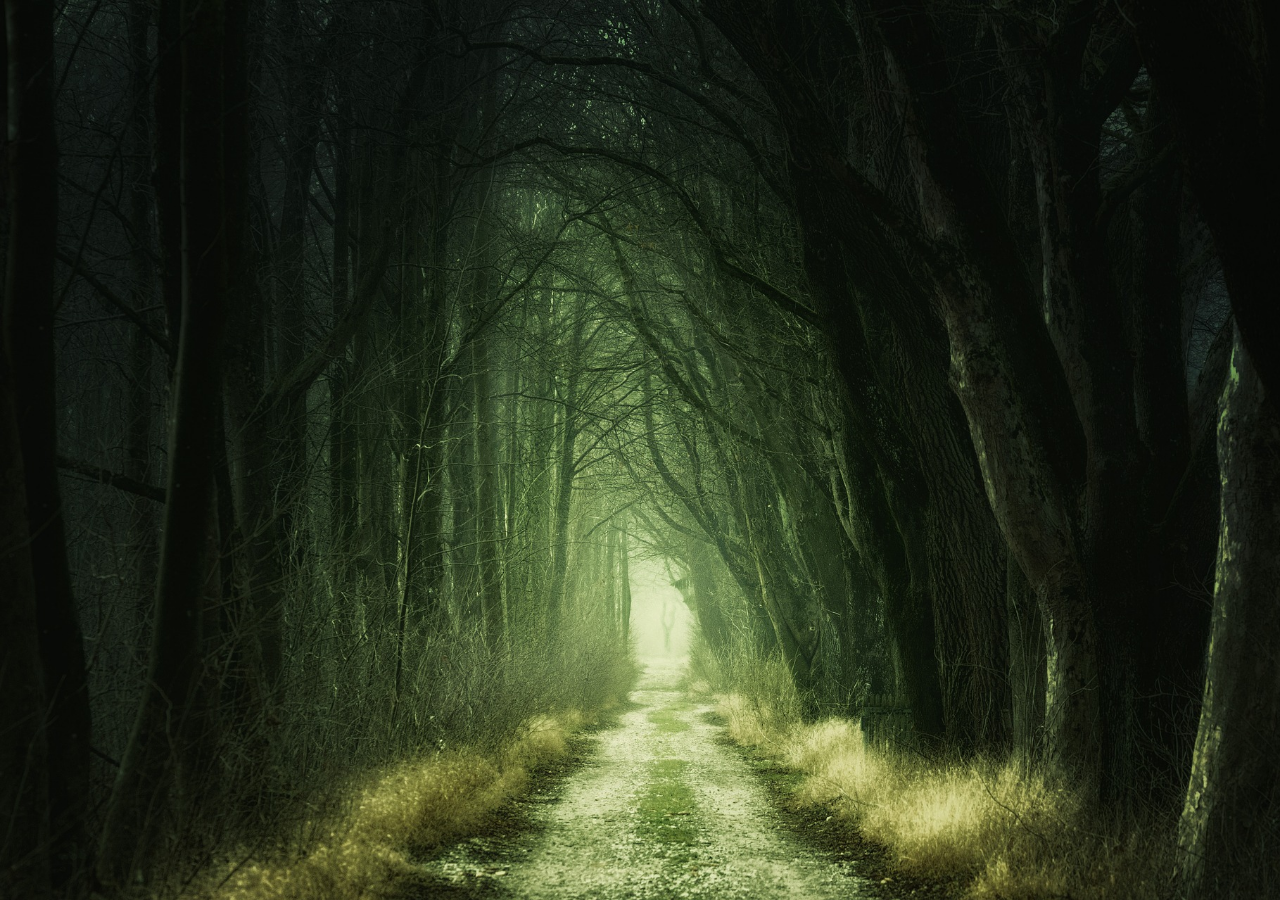
<file: index.html>
<html lang="en">
<head>
  <meta charset="utf-8">
  <title>ToDoApp</title>
  <base href="https://jenni01s.github.io/TodoApp/">
  <meta charset="utf-8">
  <meta name="viewport" content="width=device-width, initial-scale=1, shrink-to-fit=no">
  <link rel="stylesheet" href="styles.css">
  <!-- Font Awesome -->
  <link rel="stylesheet" type="text/css" href="https://maxcdn.bootstrapcdn.com/font-awesome/4.7.0/css/font-awesome.min.css" />
  <link href="https://fonts.googleapis.com/css?family=Roboto:300,400,500&display=swap" rel="stylesheet">
  <link href="https://fonts.googleapis.com/icon?family=Material+Icons" rel="stylesheet">
<link rel="stylesheet" href="styles.25d799d597e079b4e94b.css"></head>
<body>
  <app-root></app-root>
<script src="polyfills-es5.f8b5a32bf736d11d106f.js" nomodule defer></script><script src="polyfills-es2015.d3e61f0dd2b58e518eca.js" type="module"></script><script src="runtime-es2015.b948044840398824f16e.js" type="module"></script><script src="main-es2015.3902767ad970863c67ad.js" type="module"></script><script src="runtime-es5.b948044840398824f16e.js" nomodule defer></script><script src="main-es5.3902767ad970863c67ad.js" nomodule defer></script></body>
</html>
</file>
<file: styles.25d799d597e079b4e94b.css>
.mat-badge-content{font-weight:600;font-size:12px;font-family:Roboto,"Helvetica Neue",sans-serif}.mat-badge-small .mat-badge-content{font-size:9px}.mat-badge-large .mat-badge-content{font-size:24px}.mat-h1,.mat-headline,.mat-typography h1{font:400 24px/32px Roboto,"Helvetica Neue",sans-serif;margin:0 0 16px}.mat-h2,.mat-title,.mat-typography h2{font:500 20px/32px Roboto,"Helvetica Neue",sans-serif;margin:0 0 16px}.mat-h3,.mat-subheading-2,.mat-typography h3{font:400 16px/28px Roboto,"Helvetica Neue",sans-serif;margin:0 0 16px}.mat-h4,.mat-subheading-1,.mat-typography h4{font:400 15px/24px Roboto,"Helvetica Neue",sans-serif;margin:0 0 16px}.mat-h5,.mat-typography h5{font:400 calc(14px * .83)/20px Roboto,"Helvetica Neue",sans-serif;margin:0 0 12px}.mat-h6,.mat-typography h6{font:400 calc(14px * .67)/20px Roboto,"Helvetica Neue",sans-serif;margin:0 0 12px}.mat-body-2,.mat-body-strong{font:500 14px/24px Roboto,"Helvetica Neue",sans-serif}.mat-body,.mat-body-1,.mat-typography{font:400 14px/20px Roboto,"Helvetica Neue",sans-serif}.mat-body p,.mat-body-1 p,.mat-typography p{margin:0 0 12px}.mat-caption,.mat-small{font:400 12px/20px Roboto,"Helvetica Neue",sans-serif}.mat-display-4,.mat-typography .mat-display-4{font:300 112px/112px Roboto,"Helvetica Neue",sans-serif;letter-spacing:-.05em;margin:0 0 56px}.mat-display-3,.mat-typography .mat-display-3{font:400 56px/56px Roboto,"Helvetica Neue",sans-serif;letter-spacing:-.02em;margin:0 0 64px}.mat-display-2,.mat-typography .mat-display-2{font:400 45px/48px Roboto,"Helvetica Neue",sans-serif;letter-spacing:-.005em;margin:0 0 64px}.mat-display-1,.mat-typography .mat-display-1{font:400 34px/40px Roboto,"Helvetica Neue",sans-serif;margin:0 0 64px}.mat-bottom-sheet-container{font:400 14px/20px Roboto,"Helvetica Neue",sans-serif}.mat-button,.mat-fab,.mat-flat-button,.mat-icon-button,.mat-mini-fab,.mat-raised-button,.mat-stroked-button{font-family:Roboto,"Helvetica Neue",sans-serif;font-size:14px;font-weight:500}.mat-button-toggle,.mat-card{font-family:Roboto,"Helvetica Neue",sans-serif}.mat-card-title{font-size:24px;font-weight:500}.mat-card-header .mat-card-title{font-size:20px}.mat-card-content,.mat-card-subtitle{font-size:14px}.mat-checkbox{font-family:Roboto,"Helvetica Neue",sans-serif}.mat-checkbox-layout .mat-checkbox-label{line-height:24px}.mat-chip{font-size:14px;font-weight:500}.mat-chip .mat-chip-remove.mat-icon,.mat-chip .mat-chip-trailing-icon.mat-icon{font-size:18px}.mat-table{font-family:Roboto,"Helvetica Neue",sans-serif}.mat-header-cell{font-size:12px;font-weight:500}.mat-cell,.mat-footer-cell{font-size:14px}.mat-calendar{font-family:Roboto,"Helvetica Neue",sans-serif}.mat-calendar-body{font-size:13px}.mat-calendar-body-label,.mat-calendar-period-button{font-size:14px;font-weight:500}.mat-calendar-table-header th{font-size:11px;font-weight:400}.mat-dialog-title{font:500 20px/32px Roboto,"Helvetica Neue",sans-serif}.mat-expansion-panel-header{font-family:Roboto,"Helvetica Neue",sans-serif;font-size:15px;font-weight:400}.mat-expansion-panel-content{font:400 14px/20px Roboto,"Helvetica Neue",sans-serif}.mat-form-field{font-size:inherit;font-weight:400;line-height:1.125;font-family:Roboto,"Helvetica Neue",sans-serif}.mat-form-field-wrapper{padding-bottom:1.34375em}.mat-form-field-prefix .mat-icon,.mat-form-field-suffix .mat-icon{font-size:150%;line-height:1.125}.mat-form-field-prefix .mat-icon-button,.mat-form-field-suffix .mat-icon-button{height:1.5em;width:1.5em}.mat-form-field-prefix .mat-icon-button .mat-icon,.mat-form-field-suffix .mat-icon-button .mat-icon{height:1.125em;line-height:1.125}.mat-form-field-infix{padding:.5em 0;border-top:.84375em solid transparent}.mat-form-field-can-float .mat-input-server:focus+.mat-form-field-label-wrapper .mat-form-field-label,.mat-form-field-can-float.mat-form-field-should-float .mat-form-field-label{transform:translateY(-1.34375em) scale(.75);width:133.3333333333%}.mat-form-field-can-float .mat-input-server[label]:not(:label-shown)+.mat-form-field-label-wrapper .mat-form-field-label{transform:translateY(-1.34374em) scale(.75);width:133.3333433333%}.mat-form-field-label-wrapper{top:-.84375em;padding-top:.84375em}.mat-form-field-label{top:1.34375em}.mat-form-field-underline{bottom:1.34375em}.mat-form-field-subscript-wrapper{font-size:75%;margin-top:.6666666667em;top:calc(100% - 1.7916666667em)}.mat-form-field-appearance-legacy .mat-form-field-wrapper{padding-bottom:1.25em}.mat-form-field-appearance-legacy .mat-form-field-infix{padding:.4375em 0}.mat-form-field-appearance-legacy.mat-form-field-can-float .mat-input-server:focus+.mat-form-field-label-wrapper .mat-form-field-label,.mat-form-field-appearance-legacy.mat-form-field-can-float.mat-form-field-should-float .mat-form-field-label{transform:translateY(-1.28125em) scale(.75) perspective(100px) translateZ(.001px);-ms-transform:translateY(-1.28125em) scale(.75);width:133.3333333333%}.mat-form-field-appearance-legacy.mat-form-field-can-float .mat-form-field-autofill-control:-webkit-autofill+.mat-form-field-label-wrapper .mat-form-field-label{transform:translateY(-1.28125em) scale(.75) perspective(100px) translateZ(.00101px);-ms-transform:translateY(-1.28124em) scale(.75);width:133.3333433333%}.mat-form-field-appearance-legacy.mat-form-field-can-float .mat-input-server[label]:not(:label-shown)+.mat-form-field-label-wrapper .mat-form-field-label{transform:translateY(-1.28125em) scale(.75) perspective(100px) translateZ(.00102px);-ms-transform:translateY(-1.28123em) scale(.75);width:133.3333533333%}.mat-form-field-appearance-legacy .mat-form-field-label{top:1.28125em}.mat-form-field-appearance-legacy .mat-form-field-subscript-wrapper{margin-top:.5416666667em;top:calc(100% - 1.6666666667em)}@media print{.mat-form-field-appearance-legacy.mat-form-field-can-float .mat-input-server:focus+.mat-form-field-label-wrapper .mat-form-field-label,.mat-form-field-appearance-legacy.mat-form-field-can-float.mat-form-field-should-float .mat-form-field-label{transform:translateY(-1.28122em) scale(.75)}.mat-form-field-appearance-legacy.mat-form-field-can-float .mat-form-field-autofill-control:-webkit-autofill+.mat-form-field-label-wrapper .mat-form-field-label{transform:translateY(-1.28121em) scale(.75)}.mat-form-field-appearance-legacy.mat-form-field-can-float .mat-input-server[label]:not(:label-shown)+.mat-form-field-label-wrapper .mat-form-field-label{transform:translateY(-1.2812em) scale(.75)}}.mat-form-field-appearance-fill .mat-form-field-infix{padding:.25em 0 .75em}.mat-form-field-appearance-fill .mat-form-field-label{top:1.09375em;margin-top:-.5em}.mat-form-field-appearance-fill.mat-form-field-can-float .mat-input-server:focus+.mat-form-field-label-wrapper .mat-form-field-label,.mat-form-field-appearance-fill.mat-form-field-can-float.mat-form-field-should-float .mat-form-field-label{transform:translateY(-.59375em) scale(.75);width:133.3333333333%}.mat-form-field-appearance-fill.mat-form-field-can-float .mat-input-server[label]:not(:label-shown)+.mat-form-field-label-wrapper .mat-form-field-label{transform:translateY(-.59374em) scale(.75);width:133.3333433333%}.mat-form-field-appearance-outline .mat-form-field-infix{padding:1em 0}.mat-form-field-appearance-outline .mat-form-field-label{top:1.84375em;margin-top:-.25em}.mat-form-field-appearance-outline.mat-form-field-can-float .mat-input-server:focus+.mat-form-field-label-wrapper .mat-form-field-label,.mat-form-field-appearance-outline.mat-form-field-can-float.mat-form-field-should-float .mat-form-field-label{transform:translateY(-1.59375em) scale(.75);width:133.3333333333%}.mat-form-field-appearance-outline.mat-form-field-can-float .mat-input-server[label]:not(:label-shown)+.mat-form-field-label-wrapper .mat-form-field-label{transform:translateY(-1.59374em) scale(.75);width:133.3333433333%}.mat-grid-tile-footer,.mat-grid-tile-header{font-size:14px}.mat-grid-tile-footer .mat-line,.mat-grid-tile-header .mat-line{white-space:nowrap;overflow:hidden;text-overflow:ellipsis;display:block;box-sizing:border-box}.mat-grid-tile-footer .mat-line:nth-child(n+2),.mat-grid-tile-header .mat-line:nth-child(n+2){font-size:12px}input.mat-input-element{margin-top:-.0625em}.mat-menu-item{font-family:Roboto,"Helvetica Neue",sans-serif;font-size:14px;font-weight:400}.mat-paginator,.mat-paginator-page-size .mat-select-trigger{font-family:Roboto,"Helvetica Neue",sans-serif;font-size:12px}.mat-radio-button,.mat-select{font-family:Roboto,"Helvetica Neue",sans-serif}.mat-select-trigger{height:1.125em}.mat-slide-toggle-content{font-family:Roboto,"Helvetica Neue",sans-serif}.mat-slider-thumb-label-text{font-family:Roboto,"Helvetica Neue",sans-serif;font-size:12px;font-weight:500}.mat-stepper-horizontal,.mat-stepper-vertical{font-family:Roboto,"Helvetica Neue",sans-serif}.mat-step-label{font-size:14px;font-weight:400}.mat-step-sub-label-error{font-weight:400}.mat-step-label-error{font-size:14px}.mat-step-label-selected{font-size:14px;font-weight:500}.mat-tab-group{font-family:Roboto,"Helvetica Neue",sans-serif}.mat-tab-label,.mat-tab-link{font-family:Roboto,"Helvetica Neue",sans-serif;font-size:14px;font-weight:500}.mat-toolbar,.mat-toolbar h1,.mat-toolbar h2,.mat-toolbar h3,.mat-toolbar h4,.mat-toolbar h5,.mat-toolbar h6{font:500 20px/32px Roboto,"Helvetica Neue",sans-serif;margin:0}.mat-tooltip{font-family:Roboto,"Helvetica Neue",sans-serif;font-size:10px;padding-top:6px;padding-bottom:6px}.mat-tooltip-handset{font-size:14px;padding-top:8px;padding-bottom:8px}.mat-list-item,.mat-list-option{font-family:Roboto,"Helvetica Neue",sans-serif}.mat-list-base .mat-list-item{font-size:16px}.mat-list-base .mat-list-item .mat-line{white-space:nowrap;overflow:hidden;text-overflow:ellipsis;display:block;box-sizing:border-box}.mat-list-base .mat-list-item .mat-line:nth-child(n+2){font-size:14px}.mat-list-base .mat-list-option{font-size:16px}.mat-list-base .mat-list-option .mat-line{white-space:nowrap;overflow:hidden;text-overflow:ellipsis;display:block;box-sizing:border-box}.mat-list-base .mat-list-option .mat-line:nth-child(n+2){font-size:14px}.mat-list-base .mat-subheader{font-family:Roboto,"Helvetica Neue",sans-serif;font-size:14px;font-weight:500}.mat-list-base[dense] .mat-list-item{font-size:12px}.mat-list-base[dense] .mat-list-item .mat-line{white-space:nowrap;overflow:hidden;text-overflow:ellipsis;display:block;box-sizing:border-box}.mat-list-base[dense] .mat-list-item .mat-line:nth-child(n+2),.mat-list-base[dense] .mat-list-option{font-size:12px}.mat-list-base[dense] .mat-list-option .mat-line{white-space:nowrap;overflow:hidden;text-overflow:ellipsis;display:block;box-sizing:border-box}.mat-list-base[dense] .mat-list-option .mat-line:nth-child(n+2){font-size:12px}.mat-list-base[dense] .mat-subheader{font-family:Roboto,"Helvetica Neue",sans-serif;font-size:12px;font-weight:500}.mat-option{font-family:Roboto,"Helvetica Neue",sans-serif;font-size:16px;color:#fff}.mat-optgroup-label{font:500 14px/24px Roboto,"Helvetica Neue",sans-serif;color:#fff}.mat-simple-snackbar{font-family:Roboto,"Helvetica Neue",sans-serif;font-size:14px}.mat-simple-snackbar-action{line-height:1;font-family:inherit;font-size:inherit;font-weight:500}.mat-ripple{overflow:hidden;position:relative}.mat-ripple.mat-ripple-unbounded{overflow:visible}.mat-ripple-element{position:absolute;border-radius:50%;pointer-events:none;transition:opacity,transform 0s cubic-bezier(0,0,.2,1);transform:scale(0)}@media (-ms-high-contrast:active){.mat-ripple-element{display:none}}.cdk-visually-hidden{border:0;clip:rect(0 0 0 0);height:1px;margin:-1px;overflow:hidden;padding:0;position:absolute;width:1px;outline:0;-webkit-appearance:none;-moz-appearance:none}.cdk-global-overlay-wrapper,.cdk-overlay-container{pointer-events:none;top:0;left:0;height:100%;width:100%}.cdk-overlay-container{position:fixed;z-index:1000}.cdk-overlay-container:empty{display:none}.cdk-global-overlay-wrapper{display:flex;position:absolute;z-index:1000}.cdk-overlay-pane{position:absolute;pointer-events:auto;box-sizing:border-box;z-index:1000;display:flex;max-width:100%;max-height:100%}.cdk-overlay-backdrop{position:absolute;top:0;bottom:0;left:0;right:0;z-index:1000;pointer-events:auto;-webkit-tap-highlight-color:transparent;transition:opacity .4s cubic-bezier(.25,.8,.25,1);opacity:0}.cdk-overlay-backdrop.cdk-overlay-backdrop-showing{opacity:1}@media screen and (-ms-high-contrast:active){.cdk-overlay-backdrop.cdk-overlay-backdrop-showing{opacity:.6}}.cdk-overlay-dark-backdrop{background:rgba(0,0,0,.32)}.cdk-overlay-transparent-backdrop,.cdk-overlay-transparent-backdrop.cdk-overlay-backdrop-showing{opacity:0}.cdk-overlay-connected-position-bounding-box{position:absolute;z-index:1000;display:flex;flex-direction:column;min-width:1px;min-height:1px}.cdk-global-scrollblock{position:fixed;width:100%;overflow-y:scroll}@-webkit-keyframes cdk-text-field-autofill-start{/*!*/}@keyframes cdk-text-field-autofill-start{/*!*/}@-webkit-keyframes cdk-text-field-autofill-end{/*!*/}@keyframes cdk-text-field-autofill-end{/*!*/}.cdk-text-field-autofill-monitored:-webkit-autofill{-webkit-animation-name:cdk-text-field-autofill-start;animation-name:cdk-text-field-autofill-start}.cdk-text-field-autofill-monitored:not(:-webkit-autofill){-webkit-animation-name:cdk-text-field-autofill-end;animation-name:cdk-text-field-autofill-end}textarea.cdk-textarea-autosize{resize:none}textarea.cdk-textarea-autosize-measuring{height:auto!important;overflow:hidden!important;padding:2px 0!important;box-sizing:content-box!important}.mat-ripple-element{background-color:rgba(255,255,255,.1)}.mat-option.mat-selected:not(.mat-option-multiple):not(.mat-option-disabled),.mat-option:focus:not(.mat-option-disabled),.mat-option:hover:not(.mat-option-disabled){background:rgba(255,255,255,.04)}.mat-option.mat-active{background:rgba(255,255,255,.04);color:#fff}.mat-option.mat-option-disabled{color:rgba(255,255,255,.5)}.mat-primary .mat-option.mat-selected:not(.mat-option-disabled){color:#009688}.mat-accent .mat-option.mat-selected:not(.mat-option-disabled){color:#a7ffeb}.mat-warn .mat-option.mat-selected:not(.mat-option-disabled){color:#f44336}.mat-optgroup-disabled .mat-optgroup-label{color:rgba(255,255,255,.5)}.mat-pseudo-checkbox{color:#fff}.mat-pseudo-checkbox::after{color:#303030}.mat-pseudo-checkbox-disabled{color:#686868}.mat-primary .mat-pseudo-checkbox-checked,.mat-primary .mat-pseudo-checkbox-indeterminate{background:#009688}.mat-accent .mat-pseudo-checkbox-checked,.mat-accent .mat-pseudo-checkbox-indeterminate,.mat-pseudo-checkbox-checked,.mat-pseudo-checkbox-indeterminate{background:#a7ffeb}.mat-warn .mat-pseudo-checkbox-checked,.mat-warn .mat-pseudo-checkbox-indeterminate{background:#f44336}.mat-pseudo-checkbox-checked.mat-pseudo-checkbox-disabled,.mat-pseudo-checkbox-indeterminate.mat-pseudo-checkbox-disabled{background:#686868}.mat-elevation-z0{box-shadow:0 0 0 0 rgba(0,0,0,.2),0 0 0 0 rgba(0,0,0,.14),0 0 0 0 rgba(0,0,0,.12)}.mat-elevation-z1{box-shadow:0 2px 1px -1px rgba(0,0,0,.2),0 1px 1px 0 rgba(0,0,0,.14),0 1px 3px 0 rgba(0,0,0,.12)}.mat-elevation-z2{box-shadow:0 3px 1px -2px rgba(0,0,0,.2),0 2px 2px 0 rgba(0,0,0,.14),0 1px 5px 0 rgba(0,0,0,.12)}.mat-elevation-z3{box-shadow:0 3px 3px -2px rgba(0,0,0,.2),0 3px 4px 0 rgba(0,0,0,.14),0 1px 8px 0 rgba(0,0,0,.12)}.mat-elevation-z4{box-shadow:0 2px 4px -1px rgba(0,0,0,.2),0 4px 5px 0 rgba(0,0,0,.14),0 1px 10px 0 rgba(0,0,0,.12)}.mat-elevation-z5{box-shadow:0 3px 5px -1px rgba(0,0,0,.2),0 5px 8px 0 rgba(0,0,0,.14),0 1px 14px 0 rgba(0,0,0,.12)}.mat-elevation-z6{box-shadow:0 3px 5px -1px rgba(0,0,0,.2),0 6px 10px 0 rgba(0,0,0,.14),0 1px 18px 0 rgba(0,0,0,.12)}.mat-elevation-z7{box-shadow:0 4px 5px -2px rgba(0,0,0,.2),0 7px 10px 1px rgba(0,0,0,.14),0 2px 16px 1px rgba(0,0,0,.12)}.mat-elevation-z8{box-shadow:0 5px 5px -3px rgba(0,0,0,.2),0 8px 10px 1px rgba(0,0,0,.14),0 3px 14px 2px rgba(0,0,0,.12)}.mat-elevation-z9{box-shadow:0 5px 6px -3px rgba(0,0,0,.2),0 9px 12px 1px rgba(0,0,0,.14),0 3px 16px 2px rgba(0,0,0,.12)}.mat-elevation-z10{box-shadow:0 6px 6px -3px rgba(0,0,0,.2),0 10px 14px 1px rgba(0,0,0,.14),0 4px 18px 3px rgba(0,0,0,.12)}.mat-elevation-z11{box-shadow:0 6px 7px -4px rgba(0,0,0,.2),0 11px 15px 1px rgba(0,0,0,.14),0 4px 20px 3px rgba(0,0,0,.12)}.mat-elevation-z12{box-shadow:0 7px 8px -4px rgba(0,0,0,.2),0 12px 17px 2px rgba(0,0,0,.14),0 5px 22px 4px rgba(0,0,0,.12)}.mat-elevation-z13{box-shadow:0 7px 8px -4px rgba(0,0,0,.2),0 13px 19px 2px rgba(0,0,0,.14),0 5px 24px 4px rgba(0,0,0,.12)}.mat-elevation-z14{box-shadow:0 7px 9px -4px rgba(0,0,0,.2),0 14px 21px 2px rgba(0,0,0,.14),0 5px 26px 4px rgba(0,0,0,.12)}.mat-elevation-z15{box-shadow:0 8px 9px -5px rgba(0,0,0,.2),0 15px 22px 2px rgba(0,0,0,.14),0 6px 28px 5px rgba(0,0,0,.12)}.mat-elevation-z16{box-shadow:0 8px 10px -5px rgba(0,0,0,.2),0 16px 24px 2px rgba(0,0,0,.14),0 6px 30px 5px rgba(0,0,0,.12)}.mat-elevation-z17{box-shadow:0 8px 11px -5px rgba(0,0,0,.2),0 17px 26px 2px rgba(0,0,0,.14),0 6px 32px 5px rgba(0,0,0,.12)}.mat-elevation-z18{box-shadow:0 9px 11px -5px rgba(0,0,0,.2),0 18px 28px 2px rgba(0,0,0,.14),0 7px 34px 6px rgba(0,0,0,.12)}.mat-elevation-z19{box-shadow:0 9px 12px -6px rgba(0,0,0,.2),0 19px 29px 2px rgba(0,0,0,.14),0 7px 36px 6px rgba(0,0,0,.12)}.mat-elevation-z20{box-shadow:0 10px 13px -6px rgba(0,0,0,.2),0 20px 31px 3px rgba(0,0,0,.14),0 8px 38px 7px rgba(0,0,0,.12)}.mat-elevation-z21{box-shadow:0 10px 13px -6px rgba(0,0,0,.2),0 21px 33px 3px rgba(0,0,0,.14),0 8px 40px 7px rgba(0,0,0,.12)}.mat-elevation-z22{box-shadow:0 10px 14px -6px rgba(0,0,0,.2),0 22px 35px 3px rgba(0,0,0,.14),0 8px 42px 7px rgba(0,0,0,.12)}.mat-elevation-z23{box-shadow:0 11px 14px -7px rgba(0,0,0,.2),0 23px 36px 3px rgba(0,0,0,.14),0 9px 44px 8px rgba(0,0,0,.12)}.mat-elevation-z24{box-shadow:0 11px 15px -7px rgba(0,0,0,.2),0 24px 38px 3px rgba(0,0,0,.14),0 9px 46px 8px rgba(0,0,0,.12)}.mat-app-background{background-color:#303030;color:#fff}.mat-theme-loaded-marker{display:none}.mat-autocomplete-panel{background:#424242;color:#fff}.mat-autocomplete-panel:not([class*=mat-elevation-z]){box-shadow:0 2px 4px -1px rgba(0,0,0,.2),0 4px 5px 0 rgba(0,0,0,.14),0 1px 10px 0 rgba(0,0,0,.12)}.mat-autocomplete-panel .mat-option.mat-selected:not(.mat-active):not(:hover){background:#424242}.mat-autocomplete-panel .mat-option.mat-selected:not(.mat-active):not(:hover):not(.mat-option-disabled){color:#fff}@media (-ms-high-contrast:active){.mat-badge-content{outline:solid 1px;border-radius:0}.mat-checkbox-disabled{opacity:.5}}.mat-badge-accent .mat-badge-content{background:#a7ffeb;color:rgba(0,0,0,.87)}.mat-badge-warn .mat-badge-content{color:#fff;background:#f44336}.mat-badge{position:relative}.mat-badge-hidden .mat-badge-content{display:none}.mat-badge-disabled .mat-badge-content{background:#6e6e6e;color:rgba(255,255,255,.5)}.mat-badge-content{color:#fff;background:#009688;position:absolute;text-align:center;display:inline-block;border-radius:50%;transition:transform .2s ease-in-out;transform:scale(.6);overflow:hidden;white-space:nowrap;text-overflow:ellipsis;pointer-events:none}.mat-badge-content._mat-animation-noopable,.ng-animate-disabled .mat-badge-content{transition:none}.mat-badge-content.mat-badge-active{transform:none}.mat-badge-small .mat-badge-content{width:16px;height:16px;line-height:16px}.mat-badge-small.mat-badge-above .mat-badge-content{top:-8px}.mat-badge-small.mat-badge-below .mat-badge-content{bottom:-8px}.mat-badge-small.mat-badge-before .mat-badge-content{left:-16px}[dir=rtl] .mat-badge-small.mat-badge-before .mat-badge-content{left:auto;right:-16px}.mat-badge-small.mat-badge-after .mat-badge-content{right:-16px}[dir=rtl] .mat-badge-small.mat-badge-after .mat-badge-content{right:auto;left:-16px}.mat-badge-small.mat-badge-overlap.mat-badge-before .mat-badge-content{left:-8px}[dir=rtl] .mat-badge-small.mat-badge-overlap.mat-badge-before .mat-badge-content{left:auto;right:-8px}.mat-badge-small.mat-badge-overlap.mat-badge-after .mat-badge-content{right:-8px}[dir=rtl] .mat-badge-small.mat-badge-overlap.mat-badge-after .mat-badge-content{right:auto;left:-8px}.mat-badge-medium .mat-badge-content{width:22px;height:22px;line-height:22px}.mat-badge-medium.mat-badge-above .mat-badge-content{top:-11px}.mat-badge-medium.mat-badge-below .mat-badge-content{bottom:-11px}.mat-badge-medium.mat-badge-before .mat-badge-content{left:-22px}[dir=rtl] .mat-badge-medium.mat-badge-before .mat-badge-content{left:auto;right:-22px}.mat-badge-medium.mat-badge-after .mat-badge-content{right:-22px}[dir=rtl] .mat-badge-medium.mat-badge-after .mat-badge-content{right:auto;left:-22px}.mat-badge-medium.mat-badge-overlap.mat-badge-before .mat-badge-content{left:-11px}[dir=rtl] .mat-badge-medium.mat-badge-overlap.mat-badge-before .mat-badge-content{left:auto;right:-11px}.mat-badge-medium.mat-badge-overlap.mat-badge-after .mat-badge-content{right:-11px}[dir=rtl] .mat-badge-medium.mat-badge-overlap.mat-badge-after .mat-badge-content{right:auto;left:-11px}.mat-badge-large .mat-badge-content{width:28px;height:28px;line-height:28px}.mat-badge-large.mat-badge-above .mat-badge-content{top:-14px}.mat-badge-large.mat-badge-below .mat-badge-content{bottom:-14px}.mat-badge-large.mat-badge-before .mat-badge-content{left:-28px}[dir=rtl] .mat-badge-large.mat-badge-before .mat-badge-content{left:auto;right:-28px}.mat-badge-large.mat-badge-after .mat-badge-content{right:-28px}[dir=rtl] .mat-badge-large.mat-badge-after .mat-badge-content{right:auto;left:-28px}.mat-badge-large.mat-badge-overlap.mat-badge-before .mat-badge-content{left:-14px}[dir=rtl] .mat-badge-large.mat-badge-overlap.mat-badge-before .mat-badge-content{left:auto;right:-14px}.mat-badge-large.mat-badge-overlap.mat-badge-after .mat-badge-content{right:-14px}[dir=rtl] .mat-badge-large.mat-badge-overlap.mat-badge-after .mat-badge-content{right:auto;left:-14px}.mat-bottom-sheet-container{box-shadow:0 8px 10px -5px rgba(0,0,0,.2),0 16px 24px 2px rgba(0,0,0,.14),0 6px 30px 5px rgba(0,0,0,.12);background:#424242;color:#fff}.mat-button,.mat-icon-button,.mat-stroked-button{color:inherit;background:0 0}.mat-button.mat-primary,.mat-icon-button.mat-primary,.mat-stroked-button.mat-primary{color:#009688}.mat-button.mat-accent,.mat-icon-button.mat-accent,.mat-stroked-button.mat-accent{color:#a7ffeb}.mat-button.mat-warn,.mat-icon-button.mat-warn,.mat-stroked-button.mat-warn{color:#f44336}.mat-button.mat-accent[disabled],.mat-button.mat-primary[disabled],.mat-button.mat-warn[disabled],.mat-button[disabled][disabled],.mat-icon-button.mat-accent[disabled],.mat-icon-button.mat-primary[disabled],.mat-icon-button.mat-warn[disabled],.mat-icon-button[disabled][disabled],.mat-stroked-button.mat-accent[disabled],.mat-stroked-button.mat-primary[disabled],.mat-stroked-button.mat-warn[disabled],.mat-stroked-button[disabled][disabled]{color:rgba(255,255,255,.3)}.mat-button.mat-primary .mat-button-focus-overlay,.mat-icon-button.mat-primary .mat-button-focus-overlay,.mat-stroked-button.mat-primary .mat-button-focus-overlay{background-color:#009688}.mat-button.mat-accent .mat-button-focus-overlay,.mat-icon-button.mat-accent .mat-button-focus-overlay,.mat-stroked-button.mat-accent .mat-button-focus-overlay{background-color:#a7ffeb}.mat-button.mat-warn .mat-button-focus-overlay,.mat-icon-button.mat-warn .mat-button-focus-overlay,.mat-stroked-button.mat-warn .mat-button-focus-overlay{background-color:#f44336}.mat-button[disabled] .mat-button-focus-overlay,.mat-icon-button[disabled] .mat-button-focus-overlay,.mat-stroked-button[disabled] .mat-button-focus-overlay{background-color:transparent}.mat-button .mat-ripple-element,.mat-icon-button .mat-ripple-element,.mat-stroked-button .mat-ripple-element{opacity:.1;background-color:currentColor}.mat-button-focus-overlay{background:#fff}.mat-stroked-button:not([disabled]){border-color:rgba(255,255,255,.12)}.mat-fab,.mat-flat-button,.mat-mini-fab,.mat-raised-button{color:#fff;background-color:#424242}.mat-fab.mat-primary,.mat-flat-button.mat-primary,.mat-mini-fab.mat-primary,.mat-raised-button.mat-primary{color:#fff;background-color:#009688}.mat-fab.mat-accent,.mat-flat-button.mat-accent,.mat-mini-fab.mat-accent,.mat-raised-button.mat-accent{color:rgba(0,0,0,.87);background-color:#a7ffeb}.mat-fab.mat-warn,.mat-flat-button.mat-warn,.mat-mini-fab.mat-warn,.mat-raised-button.mat-warn{color:#fff;background-color:#f44336}.mat-fab.mat-accent[disabled],.mat-fab.mat-primary[disabled],.mat-fab.mat-warn[disabled],.mat-fab[disabled][disabled],.mat-flat-button.mat-accent[disabled],.mat-flat-button.mat-primary[disabled],.mat-flat-button.mat-warn[disabled],.mat-flat-button[disabled][disabled],.mat-mini-fab.mat-accent[disabled],.mat-mini-fab.mat-primary[disabled],.mat-mini-fab.mat-warn[disabled],.mat-mini-fab[disabled][disabled],.mat-raised-button.mat-accent[disabled],.mat-raised-button.mat-primary[disabled],.mat-raised-button.mat-warn[disabled],.mat-raised-button[disabled][disabled]{color:rgba(255,255,255,.3);background-color:rgba(255,255,255,.12)}.mat-fab.mat-primary .mat-ripple-element,.mat-flat-button.mat-primary .mat-ripple-element,.mat-mini-fab.mat-primary .mat-ripple-element,.mat-raised-button.mat-primary .mat-ripple-element{background-color:rgba(255,255,255,.1)}.mat-fab.mat-accent .mat-ripple-element,.mat-flat-button.mat-accent .mat-ripple-element,.mat-mini-fab.mat-accent .mat-ripple-element,.mat-raised-button.mat-accent .mat-ripple-element{background-color:rgba(0,0,0,.1)}.mat-fab.mat-warn .mat-ripple-element,.mat-flat-button.mat-warn .mat-ripple-element,.mat-mini-fab.mat-warn .mat-ripple-element,.mat-raised-button.mat-warn .mat-ripple-element{background-color:rgba(255,255,255,.1)}.mat-flat-button:not([class*=mat-elevation-z]),.mat-stroked-button:not([class*=mat-elevation-z]){box-shadow:0 0 0 0 rgba(0,0,0,.2),0 0 0 0 rgba(0,0,0,.14),0 0 0 0 rgba(0,0,0,.12)}.mat-raised-button:not([class*=mat-elevation-z]){box-shadow:0 3px 1px -2px rgba(0,0,0,.2),0 2px 2px 0 rgba(0,0,0,.14),0 1px 5px 0 rgba(0,0,0,.12)}.mat-raised-button:not([disabled]):active:not([class*=mat-elevation-z]){box-shadow:0 5px 5px -3px rgba(0,0,0,.2),0 8px 10px 1px rgba(0,0,0,.14),0 3px 14px 2px rgba(0,0,0,.12)}.mat-raised-button[disabled]:not([class*=mat-elevation-z]){box-shadow:0 0 0 0 rgba(0,0,0,.2),0 0 0 0 rgba(0,0,0,.14),0 0 0 0 rgba(0,0,0,.12)}.mat-fab:not([class*=mat-elevation-z]),.mat-mini-fab:not([class*=mat-elevation-z]){box-shadow:0 3px 5px -1px rgba(0,0,0,.2),0 6px 10px 0 rgba(0,0,0,.14),0 1px 18px 0 rgba(0,0,0,.12)}.mat-fab:not([disabled]):active:not([class*=mat-elevation-z]),.mat-mini-fab:not([disabled]):active:not([class*=mat-elevation-z]){box-shadow:0 7px 8px -4px rgba(0,0,0,.2),0 12px 17px 2px rgba(0,0,0,.14),0 5px 22px 4px rgba(0,0,0,.12)}.mat-fab[disabled]:not([class*=mat-elevation-z]),.mat-mini-fab[disabled]:not([class*=mat-elevation-z]){box-shadow:0 0 0 0 rgba(0,0,0,.2),0 0 0 0 rgba(0,0,0,.14),0 0 0 0 rgba(0,0,0,.12)}.mat-button-toggle-group,.mat-button-toggle-standalone{box-shadow:0 3px 1px -2px rgba(0,0,0,.2),0 2px 2px 0 rgba(0,0,0,.14),0 1px 5px 0 rgba(0,0,0,.12)}.mat-button-toggle-group-appearance-standard,.mat-button-toggle-standalone.mat-button-toggle-appearance-standard{box-shadow:none;border:1px solid rgba(255,255,255,.12)}.mat-button-toggle{color:rgba(255,255,255,.5)}.mat-button-toggle .mat-button-toggle-focus-overlay{background-color:rgba(255,255,255,.12)}.mat-button-toggle-appearance-standard{color:#fff;background:#424242}.mat-button-toggle-appearance-standard .mat-button-toggle-focus-overlay{background-color:#fff}.mat-button-toggle-group-appearance-standard .mat-button-toggle+.mat-button-toggle{border-left:1px solid rgba(255,255,255,.12)}[dir=rtl] .mat-button-toggle-group-appearance-standard .mat-button-toggle+.mat-button-toggle{border-left:none;border-right:1px solid rgba(255,255,255,.12)}.mat-button-toggle-group-appearance-standard.mat-button-toggle-vertical .mat-button-toggle+.mat-button-toggle{border-left:none;border-right:none;border-top:1px solid rgba(255,255,255,.12)}.mat-button-toggle-checked{background-color:#212121;color:#fff}.mat-button-toggle-checked.mat-button-toggle-appearance-standard{color:#fff}.mat-button-toggle-disabled{color:rgba(255,255,255,.3);background-color:#000}.mat-button-toggle-disabled.mat-button-toggle-appearance-standard{background:#424242}.mat-button-toggle-disabled.mat-button-toggle-checked{background-color:#424242}.mat-card{background:#424242;color:#fff}.mat-card:not([class*=mat-elevation-z]){box-shadow:0 2px 1px -1px rgba(0,0,0,.2),0 1px 1px 0 rgba(0,0,0,.14),0 1px 3px 0 rgba(0,0,0,.12)}.mat-card.mat-card-flat:not([class*=mat-elevation-z]){box-shadow:0 0 0 0 rgba(0,0,0,.2),0 0 0 0 rgba(0,0,0,.14),0 0 0 0 rgba(0,0,0,.12)}.mat-card-subtitle{color:#fff}.mat-checkbox-frame{border-color:#fff}.mat-checkbox-checkmark{fill:#303030}.mat-checkbox-checkmark-path{stroke:#303030!important}@media (-ms-high-contrast:black-on-white){.mat-checkbox-checkmark-path{stroke:#000!important}}.mat-checkbox-mixedmark{background-color:#303030}.mat-checkbox-checked.mat-primary .mat-checkbox-background,.mat-checkbox-indeterminate.mat-primary .mat-checkbox-background{background-color:#009688}.mat-checkbox-checked.mat-accent .mat-checkbox-background,.mat-checkbox-indeterminate.mat-accent .mat-checkbox-background{background-color:#a7ffeb}.mat-checkbox-checked.mat-warn .mat-checkbox-background,.mat-checkbox-indeterminate.mat-warn .mat-checkbox-background{background-color:#f44336}.mat-checkbox-disabled.mat-checkbox-checked .mat-checkbox-background,.mat-checkbox-disabled.mat-checkbox-indeterminate .mat-checkbox-background{background-color:#686868}.mat-checkbox-disabled:not(.mat-checkbox-checked) .mat-checkbox-frame{border-color:#686868}.mat-checkbox-disabled .mat-checkbox-label{color:#fff}@media (-ms-high-contrast:active){.mat-checkbox-background{background:0 0}}.mat-checkbox .mat-ripple-element{background-color:#fff}.mat-checkbox-checked:not(.mat-checkbox-disabled).mat-primary .mat-ripple-element,.mat-checkbox:active:not(.mat-checkbox-disabled).mat-primary .mat-ripple-element{background:#009688}.mat-checkbox-checked:not(.mat-checkbox-disabled).mat-accent .mat-ripple-element,.mat-checkbox:active:not(.mat-checkbox-disabled).mat-accent .mat-ripple-element{background:#a7ffeb}.mat-checkbox-checked:not(.mat-checkbox-disabled).mat-warn .mat-ripple-element,.mat-checkbox:active:not(.mat-checkbox-disabled).mat-warn .mat-ripple-element{background:#f44336}.mat-chip.mat-standard-chip{background-color:#616161;color:#fff}.mat-chip.mat-standard-chip .mat-chip-remove{color:#fff;opacity:.4}.mat-chip.mat-standard-chip:not(.mat-chip-disabled):active{box-shadow:0 3px 3px -2px rgba(0,0,0,.2),0 3px 4px 0 rgba(0,0,0,.14),0 1px 8px 0 rgba(0,0,0,.12)}.mat-chip.mat-standard-chip:not(.mat-chip-disabled) .mat-chip-remove:hover{opacity:.54}.mat-chip.mat-standard-chip.mat-chip-disabled{opacity:.4}.mat-chip.mat-standard-chip::after{background:#fff}.mat-chip.mat-standard-chip.mat-chip-selected.mat-primary{background-color:#009688;color:#fff}.mat-chip.mat-standard-chip.mat-chip-selected.mat-primary .mat-chip-remove{color:#fff;opacity:.4}.mat-chip.mat-standard-chip.mat-chip-selected.mat-primary .mat-ripple-element{background:rgba(255,255,255,.1)}.mat-chip.mat-standard-chip.mat-chip-selected.mat-warn{background-color:#f44336;color:#fff}.mat-chip.mat-standard-chip.mat-chip-selected.mat-warn .mat-chip-remove{color:#fff;opacity:.4}.mat-chip.mat-standard-chip.mat-chip-selected.mat-warn .mat-ripple-element{background:rgba(255,255,255,.1)}.mat-chip.mat-standard-chip.mat-chip-selected.mat-accent{background-color:#a7ffeb;color:rgba(0,0,0,.87)}.mat-chip.mat-standard-chip.mat-chip-selected.mat-accent .mat-chip-remove{color:rgba(0,0,0,.87);opacity:.4}.mat-chip.mat-standard-chip.mat-chip-selected.mat-accent .mat-ripple-element{background:rgba(0,0,0,.1)}.mat-table{background:#424242}.mat-table tbody,.mat-table tfoot,.mat-table thead,.mat-table-sticky,[mat-footer-row],[mat-header-row],[mat-row],mat-footer-row,mat-header-row,mat-row{background:inherit}mat-footer-row,mat-header-row,mat-row,td.mat-cell,td.mat-footer-cell,th.mat-header-cell{border-bottom-color:rgba(255,255,255,.12)}.mat-cell,.mat-footer-cell,.mat-header-cell{color:#fff}.mat-calendar-arrow{border-top-color:#fff}.mat-datepicker-content .mat-calendar-next-button,.mat-datepicker-content .mat-calendar-previous-button,.mat-datepicker-toggle{color:#fff}.mat-calendar-table-header{color:rgba(255,255,255,.5)}.mat-calendar-table-header-divider::after{background:rgba(255,255,255,.12)}.mat-calendar-body-label{color:#fff}.mat-calendar-body-cell-content{color:#fff;border-color:transparent}.mat-calendar-body-disabled>.mat-calendar-body-cell-content:not(.mat-calendar-body-selected){color:rgba(255,255,255,.5)}.cdk-keyboard-focused .mat-calendar-body-active>.mat-calendar-body-cell-content:not(.mat-calendar-body-selected),.cdk-program-focused .mat-calendar-body-active>.mat-calendar-body-cell-content:not(.mat-calendar-body-selected),.mat-calendar-body-cell:not(.mat-calendar-body-disabled):hover>.mat-calendar-body-cell-content:not(.mat-calendar-body-selected){background-color:rgba(255,255,255,.04)}.mat-calendar-body-today:not(.mat-calendar-body-selected){border-color:rgba(255,255,255,.5)}.mat-calendar-body-disabled>.mat-calendar-body-today:not(.mat-calendar-body-selected){border-color:rgba(255,255,255,.3)}.mat-calendar-body-selected{background-color:#009688;color:#fff}.mat-calendar-body-disabled>.mat-calendar-body-selected{background-color:rgba(0,150,136,.4)}.mat-calendar-body-today.mat-calendar-body-selected{box-shadow:inset 0 0 0 1px #fff}.mat-datepicker-content{box-shadow:0 2px 4px -1px rgba(0,0,0,.2),0 4px 5px 0 rgba(0,0,0,.14),0 1px 10px 0 rgba(0,0,0,.12);background-color:#424242;color:#fff}.mat-datepicker-content.mat-accent .mat-calendar-body-selected{background-color:#a7ffeb;color:rgba(0,0,0,.87)}.mat-datepicker-content.mat-accent .mat-calendar-body-disabled>.mat-calendar-body-selected{background-color:rgba(167,255,235,.4)}.mat-datepicker-content.mat-accent .mat-calendar-body-today.mat-calendar-body-selected{box-shadow:inset 0 0 0 1px rgba(0,0,0,.87)}.mat-datepicker-content.mat-warn .mat-calendar-body-selected{background-color:#f44336;color:#fff}.mat-datepicker-content.mat-warn .mat-calendar-body-disabled>.mat-calendar-body-selected{background-color:rgba(244,67,54,.4)}.mat-datepicker-content.mat-warn .mat-calendar-body-today.mat-calendar-body-selected{box-shadow:inset 0 0 0 1px #fff}.mat-datepicker-content-touch{box-shadow:0 0 0 0 rgba(0,0,0,.2),0 0 0 0 rgba(0,0,0,.14),0 0 0 0 rgba(0,0,0,.12)}.mat-datepicker-toggle-active{color:#009688}.mat-datepicker-toggle-active.mat-accent{color:#a7ffeb}.mat-datepicker-toggle-active.mat-warn{color:#f44336}.mat-dialog-container{box-shadow:0 11px 15px -7px rgba(0,0,0,.2),0 24px 38px 3px rgba(0,0,0,.14),0 9px 46px 8px rgba(0,0,0,.12);background:#424242;color:#fff}.mat-divider{border-top-color:rgba(255,255,255,.12)}.mat-divider-vertical{border-right-color:rgba(255,255,255,.12)}.mat-expansion-panel{background:#424242;color:#fff}.mat-expansion-panel:not([class*=mat-elevation-z]){box-shadow:0 3px 1px -2px rgba(0,0,0,.2),0 2px 2px 0 rgba(0,0,0,.14),0 1px 5px 0 rgba(0,0,0,.12)}.mat-action-row{border-top-color:rgba(255,255,255,.12)}.mat-expansion-panel .mat-expansion-panel-header.cdk-keyboard-focused:not([aria-disabled=true]),.mat-expansion-panel .mat-expansion-panel-header.cdk-program-focused:not([aria-disabled=true]),.mat-expansion-panel:not(.mat-expanded) .mat-expansion-panel-header:hover:not([aria-disabled=true]){background:rgba(255,255,255,.04)}@media (hover:none){.mat-expansion-panel:not(.mat-expanded):not([aria-disabled=true]) .mat-expansion-panel-header:hover{background:#424242}}.mat-expansion-indicator::after,.mat-expansion-panel-header-description,.mat-expansion-panel-header-title{color:#fff}.mat-expansion-panel-header[aria-disabled=true]{color:rgba(255,255,255,.3)}.mat-expansion-panel-header[aria-disabled=true] .mat-expansion-panel-header-description,.mat-expansion-panel-header[aria-disabled=true] .mat-expansion-panel-header-title{color:inherit}.mat-form-field-label,.mat-hint{color:rgba(255,255,255,.7)}.mat-form-field.mat-focused .mat-form-field-label{color:#009688}.mat-form-field.mat-focused .mat-form-field-label.mat-accent{color:#a7ffeb}.mat-form-field.mat-focused .mat-form-field-label.mat-warn{color:#f44336}.mat-focused .mat-form-field-required-marker{color:#a7ffeb}.mat-form-field-ripple{background-color:#fff}.mat-form-field.mat-focused .mat-form-field-ripple{background-color:#009688}.mat-form-field.mat-focused .mat-form-field-ripple.mat-accent{background-color:#a7ffeb}.mat-form-field.mat-focused .mat-form-field-ripple.mat-warn{background-color:#f44336}.mat-form-field-type-mat-native-select.mat-focused:not(.mat-form-field-invalid) .mat-form-field-infix::after{color:#009688}.mat-form-field-type-mat-native-select.mat-focused:not(.mat-form-field-invalid).mat-accent .mat-form-field-infix::after{color:#a7ffeb}.mat-form-field-type-mat-native-select.mat-focused:not(.mat-form-field-invalid).mat-warn .mat-form-field-infix::after,.mat-form-field.mat-form-field-invalid .mat-form-field-label,.mat-form-field.mat-form-field-invalid .mat-form-field-label .mat-form-field-required-marker,.mat-form-field.mat-form-field-invalid .mat-form-field-label.mat-accent{color:#f44336}.mat-form-field.mat-form-field-invalid .mat-form-field-ripple,.mat-form-field.mat-form-field-invalid .mat-form-field-ripple.mat-accent{background-color:#f44336}.mat-error{color:#f44336}.mat-form-field-appearance-legacy .mat-form-field-label,.mat-form-field-appearance-legacy .mat-hint{color:#fff}.mat-form-field-appearance-legacy .mat-form-field-underline{bottom:1.25em;background-color:rgba(255,255,255,.7)}.mat-form-field-appearance-legacy.mat-form-field-disabled .mat-form-field-underline{background-image:linear-gradient(to right,rgba(255,255,255,.7) 0,rgba(255,255,255,.7) 33%,transparent 0);background-size:4px 100%;background-repeat:repeat-x}.mat-form-field-appearance-standard .mat-form-field-underline{background-color:rgba(255,255,255,.7)}.mat-form-field-appearance-standard.mat-form-field-disabled .mat-form-field-underline{background-image:linear-gradient(to right,rgba(255,255,255,.7) 0,rgba(255,255,255,.7) 33%,transparent 0);background-size:4px 100%;background-repeat:repeat-x}.mat-form-field-appearance-fill .mat-form-field-flex{background-color:rgba(255,255,255,.1)}.mat-form-field-appearance-fill.mat-form-field-disabled .mat-form-field-flex{background-color:rgba(255,255,255,.05)}.mat-form-field-appearance-fill .mat-form-field-underline::before{background-color:rgba(255,255,255,.5)}.mat-form-field-appearance-fill.mat-form-field-disabled .mat-form-field-label{color:rgba(255,255,255,.5)}.mat-form-field-appearance-fill.mat-form-field-disabled .mat-form-field-underline::before{background-color:transparent}.mat-form-field-appearance-outline .mat-form-field-outline{color:rgba(255,255,255,.3)}.mat-form-field-appearance-outline .mat-form-field-outline-thick{color:#fff}.mat-form-field-appearance-outline.mat-focused .mat-form-field-outline-thick{color:#009688}.mat-form-field-appearance-outline.mat-focused.mat-accent .mat-form-field-outline-thick{color:#a7ffeb}.mat-form-field-appearance-outline.mat-focused.mat-warn .mat-form-field-outline-thick,.mat-form-field-appearance-outline.mat-form-field-invalid.mat-form-field-invalid .mat-form-field-outline-thick{color:#f44336}.mat-form-field-appearance-outline.mat-form-field-disabled .mat-form-field-label{color:rgba(255,255,255,.5)}.mat-form-field-appearance-outline.mat-form-field-disabled .mat-form-field-outline{color:rgba(255,255,255,.15)}.mat-icon.mat-primary{color:#009688}.mat-icon.mat-accent{color:#a7ffeb}.mat-icon.mat-warn{color:#f44336}.mat-form-field-type-mat-native-select .mat-form-field-infix::after{color:#fff}.mat-form-field-type-mat-native-select.mat-form-field-disabled .mat-form-field-infix::after,.mat-input-element:disabled{color:rgba(255,255,255,.5)}.mat-input-element{caret-color:#009688}.mat-input-element::-ms-input-placeholder{color:rgba(255,255,255,.5)}.mat-input-element::placeholder{color:rgba(255,255,255,.5)}.mat-input-element::-moz-placeholder{color:rgba(255,255,255,.5)}.mat-input-element::-webkit-input-placeholder{color:rgba(255,255,255,.5)}.mat-input-element:-ms-input-placeholder{color:rgba(255,255,255,.5)}.mat-input-element option{color:rgba(0,0,0,.87)}.mat-input-element option:disabled{color:rgba(0,0,0,.38)}.mat-accent .mat-input-element{caret-color:#a7ffeb}.mat-form-field-invalid .mat-input-element,.mat-warn .mat-input-element{caret-color:#f44336}.mat-form-field-type-mat-native-select.mat-form-field-invalid .mat-form-field-infix::after{color:#f44336}.mat-list-base .mat-list-item,.mat-list-base .mat-list-option,.mat-list-base .mat-subheader{color:#fff}.mat-list-item-disabled{background-color:#000}.mat-action-list .mat-list-item:focus,.mat-action-list .mat-list-item:hover,.mat-list-option:focus,.mat-list-option:hover,.mat-nav-list .mat-list-item:focus,.mat-nav-list .mat-list-item:hover{background:rgba(255,255,255,.04)}.mat-menu-panel{background:#424242}.mat-menu-panel:not([class*=mat-elevation-z]){box-shadow:0 2px 4px -1px rgba(0,0,0,.2),0 4px 5px 0 rgba(0,0,0,.14),0 1px 10px 0 rgba(0,0,0,.12)}.mat-menu-item{background:0 0;color:#fff}.mat-menu-item[disabled],.mat-menu-item[disabled]::after{color:rgba(255,255,255,.5)}.mat-menu-item .mat-icon-no-color,.mat-menu-item-submenu-trigger::after{color:#fff}.mat-menu-item-highlighted:not([disabled]),.mat-menu-item.cdk-keyboard-focused:not([disabled]),.mat-menu-item.cdk-program-focused:not([disabled]),.mat-menu-item:hover:not([disabled]){background:rgba(255,255,255,.04)}.mat-paginator{background:#424242}.mat-paginator,.mat-paginator-page-size .mat-select-trigger{color:#fff}.mat-paginator-decrement,.mat-paginator-increment{border-top:2px solid #fff;border-right:2px solid #fff}.mat-paginator-first,.mat-paginator-last{border-top:2px solid #fff}.mat-icon-button[disabled] .mat-paginator-decrement,.mat-icon-button[disabled] .mat-paginator-first,.mat-icon-button[disabled] .mat-paginator-increment,.mat-icon-button[disabled] .mat-paginator-last{border-color:rgba(255,255,255,.5)}.mat-progress-bar-background{fill:#b2dfdb}.mat-progress-bar-buffer{background-color:#b2dfdb}.mat-progress-bar-fill::after{background-color:#009688}.mat-progress-bar.mat-accent .mat-progress-bar-background{fill:#64ffda}.mat-progress-bar.mat-accent .mat-progress-bar-buffer{background-color:#64ffda}.mat-progress-bar.mat-accent .mat-progress-bar-fill::after{background-color:#a7ffeb}.mat-progress-bar.mat-warn .mat-progress-bar-background{fill:#ffcdd2}.mat-progress-bar.mat-warn .mat-progress-bar-buffer{background-color:#ffcdd2}.mat-progress-bar.mat-warn .mat-progress-bar-fill::after{background-color:#f44336}.mat-progress-spinner circle,.mat-spinner circle{stroke:#009688}.mat-progress-spinner.mat-accent circle,.mat-spinner.mat-accent circle{stroke:#a7ffeb}.mat-progress-spinner.mat-warn circle,.mat-spinner.mat-warn circle{stroke:#f44336}.mat-radio-outer-circle{border-color:#fff}.mat-radio-button.mat-primary.mat-radio-checked .mat-radio-outer-circle{border-color:#009688}.mat-radio-button.mat-primary .mat-radio-inner-circle,.mat-radio-button.mat-primary .mat-radio-ripple .mat-ripple-element:not(.mat-radio-persistent-ripple),.mat-radio-button.mat-primary.mat-radio-checked .mat-radio-persistent-ripple,.mat-radio-button.mat-primary:active .mat-radio-persistent-ripple{background-color:#009688}.mat-radio-button.mat-accent.mat-radio-checked .mat-radio-outer-circle{border-color:#a7ffeb}.mat-radio-button.mat-accent .mat-radio-inner-circle,.mat-radio-button.mat-accent .mat-radio-ripple .mat-ripple-element:not(.mat-radio-persistent-ripple),.mat-radio-button.mat-accent.mat-radio-checked .mat-radio-persistent-ripple,.mat-radio-button.mat-accent:active .mat-radio-persistent-ripple{background-color:#a7ffeb}.mat-radio-button.mat-warn.mat-radio-checked .mat-radio-outer-circle{border-color:#f44336}.mat-radio-button.mat-warn .mat-radio-inner-circle,.mat-radio-button.mat-warn .mat-radio-ripple .mat-ripple-element:not(.mat-radio-persistent-ripple),.mat-radio-button.mat-warn.mat-radio-checked .mat-radio-persistent-ripple,.mat-radio-button.mat-warn:active .mat-radio-persistent-ripple{background-color:#f44336}.mat-radio-button.mat-radio-disabled .mat-radio-outer-circle,.mat-radio-button.mat-radio-disabled.mat-radio-checked .mat-radio-outer-circle{border-color:rgba(255,255,255,.5)}.mat-radio-button.mat-radio-disabled .mat-radio-inner-circle,.mat-radio-button.mat-radio-disabled .mat-radio-ripple .mat-ripple-element{background-color:rgba(255,255,255,.5)}.mat-radio-button.mat-radio-disabled .mat-radio-label-content{color:rgba(255,255,255,.5)}.mat-radio-button .mat-ripple-element{background-color:#fff}.mat-select-value{color:#fff}.mat-select-disabled .mat-select-value,.mat-select-placeholder{color:rgba(255,255,255,.5)}.mat-select-arrow{color:#fff}.mat-select-panel{background:#424242}.mat-select-panel:not([class*=mat-elevation-z]){box-shadow:0 2px 4px -1px rgba(0,0,0,.2),0 4px 5px 0 rgba(0,0,0,.14),0 1px 10px 0 rgba(0,0,0,.12)}.mat-select-panel .mat-option.mat-selected:not(.mat-option-multiple){background:rgba(255,255,255,.12)}.mat-form-field.mat-focused.mat-primary .mat-select-arrow{color:#009688}.mat-form-field.mat-focused.mat-accent .mat-select-arrow{color:#a7ffeb}.mat-form-field .mat-select.mat-select-invalid .mat-select-arrow,.mat-form-field.mat-focused.mat-warn .mat-select-arrow{color:#f44336}.mat-form-field .mat-select.mat-select-disabled .mat-select-arrow{color:rgba(255,255,255,.5)}.mat-drawer-container{background-color:#303030;color:#fff}.mat-drawer{background-color:#424242;color:#fff}.mat-drawer.mat-drawer-push{background-color:#424242}.mat-drawer:not(.mat-drawer-side){box-shadow:0 8px 10px -5px rgba(0,0,0,.2),0 16px 24px 2px rgba(0,0,0,.14),0 6px 30px 5px rgba(0,0,0,.12)}.mat-drawer-side{border-right:1px solid rgba(255,255,255,.12)}.mat-drawer-side.mat-drawer-end,[dir=rtl] .mat-drawer-side{border-left:1px solid rgba(255,255,255,.12);border-right:none}[dir=rtl] .mat-drawer-side.mat-drawer-end{border-left:none;border-right:1px solid rgba(255,255,255,.12)}.mat-drawer-backdrop.mat-drawer-shown{background-color:rgba(189,189,189,.6)}.mat-slide-toggle.mat-checked .mat-slide-toggle-thumb{background-color:#a7ffeb}.mat-slide-toggle.mat-checked .mat-slide-toggle-bar{background-color:rgba(167,255,235,.54)}.mat-slide-toggle.mat-checked .mat-ripple-element{background-color:#a7ffeb}.mat-slide-toggle.mat-primary.mat-checked .mat-slide-toggle-thumb{background-color:#009688}.mat-slide-toggle.mat-primary.mat-checked .mat-slide-toggle-bar{background-color:rgba(0,150,136,.54)}.mat-slide-toggle.mat-primary.mat-checked .mat-ripple-element{background-color:#009688}.mat-slide-toggle.mat-warn.mat-checked .mat-slide-toggle-thumb{background-color:#f44336}.mat-slide-toggle.mat-warn.mat-checked .mat-slide-toggle-bar{background-color:rgba(244,67,54,.54)}.mat-slide-toggle.mat-warn.mat-checked .mat-ripple-element{background-color:#f44336}.mat-slide-toggle:not(.mat-checked) .mat-ripple-element{background-color:#fff}.mat-slide-toggle-thumb{box-shadow:0 2px 1px -1px rgba(0,0,0,.2),0 1px 1px 0 rgba(0,0,0,.14),0 1px 3px 0 rgba(0,0,0,.12);background-color:#bdbdbd}.mat-slide-toggle-bar{background-color:rgba(255,255,255,.5)}.mat-slider-track-background{background-color:rgba(255,255,255,.3)}.mat-primary .mat-slider-thumb,.mat-primary .mat-slider-thumb-label,.mat-primary .mat-slider-track-fill{background-color:#009688}.mat-primary .mat-slider-thumb-label-text{color:#fff}.mat-accent .mat-slider-thumb,.mat-accent .mat-slider-thumb-label,.mat-accent .mat-slider-track-fill{background-color:#a7ffeb}.mat-accent .mat-slider-thumb-label-text{color:rgba(0,0,0,.87)}.mat-warn .mat-slider-thumb,.mat-warn .mat-slider-thumb-label,.mat-warn .mat-slider-track-fill{background-color:#f44336}.mat-warn .mat-slider-thumb-label-text{color:#fff}.mat-slider-focus-ring{background-color:rgba(167,255,235,.2)}.cdk-focused .mat-slider-track-background,.mat-slider-disabled .mat-slider-thumb,.mat-slider-disabled .mat-slider-track-background,.mat-slider-disabled .mat-slider-track-fill,.mat-slider-disabled:hover .mat-slider-track-background,.mat-slider:hover .mat-slider-track-background{background-color:rgba(255,255,255,.3)}.mat-slider-min-value .mat-slider-focus-ring{background-color:rgba(255,255,255,.12)}.mat-slider-min-value.mat-slider-thumb-label-showing .mat-slider-thumb,.mat-slider-min-value.mat-slider-thumb-label-showing .mat-slider-thumb-label{background-color:#fff}.mat-slider-min-value.mat-slider-thumb-label-showing.cdk-focused .mat-slider-thumb,.mat-slider-min-value.mat-slider-thumb-label-showing.cdk-focused .mat-slider-thumb-label{background-color:rgba(255,255,255,.3)}.mat-slider-min-value:not(.mat-slider-thumb-label-showing) .mat-slider-thumb{border-color:rgba(255,255,255,.3);background-color:transparent}.mat-slider-min-value:not(.mat-slider-thumb-label-showing).cdk-focused .mat-slider-thumb,.mat-slider-min-value:not(.mat-slider-thumb-label-showing):hover .mat-slider-thumb{border-color:rgba(255,255,255,.3)}.mat-slider-min-value:not(.mat-slider-thumb-label-showing).cdk-focused.mat-slider-disabled .mat-slider-thumb,.mat-slider-min-value:not(.mat-slider-thumb-label-showing):hover.mat-slider-disabled .mat-slider-thumb{border-color:rgba(255,255,255,.3)}.mat-slider-has-ticks .mat-slider-wrapper::after{border-color:rgba(255,255,255,.7)}.mat-slider-horizontal .mat-slider-ticks{background-image:repeating-linear-gradient(to right,rgba(255,255,255,.7),rgba(255,255,255,.7) 2px,transparent 0,transparent);background-image:-moz-repeating-linear-gradient(.0001deg,rgba(255,255,255,.7),rgba(255,255,255,.7) 2px,transparent 0,transparent)}.mat-slider-vertical .mat-slider-ticks{background-image:repeating-linear-gradient(to bottom,rgba(255,255,255,.7),rgba(255,255,255,.7) 2px,transparent 0,transparent)}.mat-step-header.cdk-keyboard-focused,.mat-step-header.cdk-program-focused,.mat-step-header:hover{background-color:rgba(255,255,255,.04)}@media (hover:none){.mat-step-header:hover{background:0 0}}.mat-step-header .mat-step-label,.mat-step-header .mat-step-optional{color:#fff}.mat-step-header .mat-step-icon{background-color:#fff;color:#fff}.mat-step-header .mat-step-icon-selected,.mat-step-header .mat-step-icon-state-done,.mat-step-header .mat-step-icon-state-edit{background-color:#009688;color:#fff}.mat-step-header .mat-step-icon-state-error{background-color:transparent;color:#f44336}.mat-step-header .mat-step-label.mat-step-label-active{color:#fff}.mat-step-header .mat-step-label.mat-step-label-error{color:#f44336}.mat-stepper-horizontal,.mat-stepper-vertical{background-color:#424242}.mat-stepper-vertical-line::before{border-left-color:rgba(255,255,255,.12)}.mat-horizontal-stepper-header::after,.mat-horizontal-stepper-header::before,.mat-stepper-horizontal-line{border-top-color:rgba(255,255,255,.12)}.mat-sort-header-arrow{color:#fff}.mat-tab-header,.mat-tab-nav-bar{border-bottom:1px solid rgba(255,255,255,.12)}.mat-tab-group-inverted-header .mat-tab-header,.mat-tab-group-inverted-header .mat-tab-nav-bar{border-top:1px solid rgba(255,255,255,.12);border-bottom:none}.mat-tab-label,.mat-tab-link{color:#fff}.mat-tab-label.mat-tab-disabled,.mat-tab-link.mat-tab-disabled{color:rgba(255,255,255,.5)}.mat-tab-header-pagination-chevron{border-color:#fff}.mat-tab-header-pagination-disabled .mat-tab-header-pagination-chevron{border-color:rgba(255,255,255,.5)}.mat-tab-group[class*=mat-background-] .mat-tab-header,.mat-tab-nav-bar[class*=mat-background-]{border-bottom:none;border-top:none}.mat-tab-group.mat-primary .mat-tab-label.cdk-keyboard-focused:not(.mat-tab-disabled),.mat-tab-group.mat-primary .mat-tab-label.cdk-program-focused:not(.mat-tab-disabled),.mat-tab-group.mat-primary .mat-tab-link.cdk-keyboard-focused:not(.mat-tab-disabled),.mat-tab-group.mat-primary .mat-tab-link.cdk-program-focused:not(.mat-tab-disabled),.mat-tab-nav-bar.mat-primary .mat-tab-label.cdk-keyboard-focused:not(.mat-tab-disabled),.mat-tab-nav-bar.mat-primary .mat-tab-label.cdk-program-focused:not(.mat-tab-disabled),.mat-tab-nav-bar.mat-primary .mat-tab-link.cdk-keyboard-focused:not(.mat-tab-disabled),.mat-tab-nav-bar.mat-primary .mat-tab-link.cdk-program-focused:not(.mat-tab-disabled){background-color:rgba(178,223,219,.3)}.mat-tab-group.mat-primary .mat-ink-bar,.mat-tab-nav-bar.mat-primary .mat-ink-bar{background-color:#009688}.mat-tab-group.mat-primary.mat-background-primary .mat-ink-bar,.mat-tab-nav-bar.mat-primary.mat-background-primary .mat-ink-bar{background-color:#fff}.mat-tab-group.mat-accent .mat-tab-label.cdk-keyboard-focused:not(.mat-tab-disabled),.mat-tab-group.mat-accent .mat-tab-label.cdk-program-focused:not(.mat-tab-disabled),.mat-tab-group.mat-accent .mat-tab-link.cdk-keyboard-focused:not(.mat-tab-disabled),.mat-tab-group.mat-accent .mat-tab-link.cdk-program-focused:not(.mat-tab-disabled),.mat-tab-nav-bar.mat-accent .mat-tab-label.cdk-keyboard-focused:not(.mat-tab-disabled),.mat-tab-nav-bar.mat-accent .mat-tab-label.cdk-program-focused:not(.mat-tab-disabled),.mat-tab-nav-bar.mat-accent .mat-tab-link.cdk-keyboard-focused:not(.mat-tab-disabled),.mat-tab-nav-bar.mat-accent .mat-tab-link.cdk-program-focused:not(.mat-tab-disabled){background-color:rgba(100,255,218,.3)}.mat-tab-group.mat-accent .mat-ink-bar,.mat-tab-nav-bar.mat-accent .mat-ink-bar{background-color:#a7ffeb}.mat-tab-group.mat-accent.mat-background-accent .mat-ink-bar,.mat-tab-nav-bar.mat-accent.mat-background-accent .mat-ink-bar{background-color:rgba(0,0,0,.87)}.mat-tab-group.mat-warn .mat-tab-label.cdk-keyboard-focused:not(.mat-tab-disabled),.mat-tab-group.mat-warn .mat-tab-label.cdk-program-focused:not(.mat-tab-disabled),.mat-tab-group.mat-warn .mat-tab-link.cdk-keyboard-focused:not(.mat-tab-disabled),.mat-tab-group.mat-warn .mat-tab-link.cdk-program-focused:not(.mat-tab-disabled),.mat-tab-nav-bar.mat-warn .mat-tab-label.cdk-keyboard-focused:not(.mat-tab-disabled),.mat-tab-nav-bar.mat-warn .mat-tab-label.cdk-program-focused:not(.mat-tab-disabled),.mat-tab-nav-bar.mat-warn .mat-tab-link.cdk-keyboard-focused:not(.mat-tab-disabled),.mat-tab-nav-bar.mat-warn .mat-tab-link.cdk-program-focused:not(.mat-tab-disabled){background-color:rgba(255,205,210,.3)}.mat-tab-group.mat-warn .mat-ink-bar,.mat-tab-nav-bar.mat-warn .mat-ink-bar{background-color:#f44336}.mat-tab-group.mat-warn.mat-background-warn .mat-ink-bar,.mat-tab-nav-bar.mat-warn.mat-background-warn .mat-ink-bar{background-color:#fff}.mat-tab-group.mat-background-primary .mat-tab-label.cdk-keyboard-focused:not(.mat-tab-disabled),.mat-tab-group.mat-background-primary .mat-tab-label.cdk-program-focused:not(.mat-tab-disabled),.mat-tab-group.mat-background-primary .mat-tab-link.cdk-keyboard-focused:not(.mat-tab-disabled),.mat-tab-group.mat-background-primary .mat-tab-link.cdk-program-focused:not(.mat-tab-disabled),.mat-tab-nav-bar.mat-background-primary .mat-tab-label.cdk-keyboard-focused:not(.mat-tab-disabled),.mat-tab-nav-bar.mat-background-primary .mat-tab-label.cdk-program-focused:not(.mat-tab-disabled),.mat-tab-nav-bar.mat-background-primary .mat-tab-link.cdk-keyboard-focused:not(.mat-tab-disabled),.mat-tab-nav-bar.mat-background-primary .mat-tab-link.cdk-program-focused:not(.mat-tab-disabled){background-color:rgba(178,223,219,.3)}.mat-tab-group.mat-background-primary .mat-tab-header,.mat-tab-group.mat-background-primary .mat-tab-header-pagination,.mat-tab-group.mat-background-primary .mat-tab-links,.mat-tab-nav-bar.mat-background-primary .mat-tab-header,.mat-tab-nav-bar.mat-background-primary .mat-tab-header-pagination,.mat-tab-nav-bar.mat-background-primary .mat-tab-links{background-color:#009688}.mat-tab-group.mat-background-primary .mat-tab-label,.mat-tab-group.mat-background-primary .mat-tab-link,.mat-tab-nav-bar.mat-background-primary .mat-tab-label,.mat-tab-nav-bar.mat-background-primary .mat-tab-link{color:#fff}.mat-tab-group.mat-background-primary .mat-tab-label.mat-tab-disabled,.mat-tab-group.mat-background-primary .mat-tab-link.mat-tab-disabled,.mat-tab-nav-bar.mat-background-primary .mat-tab-label.mat-tab-disabled,.mat-tab-nav-bar.mat-background-primary .mat-tab-link.mat-tab-disabled{color:rgba(255,255,255,.4)}.mat-tab-group.mat-background-primary .mat-tab-header-pagination-chevron,.mat-tab-nav-bar.mat-background-primary .mat-tab-header-pagination-chevron{border-color:#fff}.mat-tab-group.mat-background-primary .mat-tab-header-pagination-disabled .mat-tab-header-pagination-chevron,.mat-tab-nav-bar.mat-background-primary .mat-tab-header-pagination-disabled .mat-tab-header-pagination-chevron{border-color:rgba(255,255,255,.4)}.mat-tab-group.mat-background-primary .mat-ripple-element,.mat-tab-nav-bar.mat-background-primary .mat-ripple-element{background-color:rgba(255,255,255,.12)}.mat-tab-group.mat-background-accent .mat-tab-label.cdk-keyboard-focused:not(.mat-tab-disabled),.mat-tab-group.mat-background-accent .mat-tab-label.cdk-program-focused:not(.mat-tab-disabled),.mat-tab-group.mat-background-accent .mat-tab-link.cdk-keyboard-focused:not(.mat-tab-disabled),.mat-tab-group.mat-background-accent .mat-tab-link.cdk-program-focused:not(.mat-tab-disabled),.mat-tab-nav-bar.mat-background-accent .mat-tab-label.cdk-keyboard-focused:not(.mat-tab-disabled),.mat-tab-nav-bar.mat-background-accent .mat-tab-label.cdk-program-focused:not(.mat-tab-disabled),.mat-tab-nav-bar.mat-background-accent .mat-tab-link.cdk-keyboard-focused:not(.mat-tab-disabled),.mat-tab-nav-bar.mat-background-accent .mat-tab-link.cdk-program-focused:not(.mat-tab-disabled){background-color:rgba(100,255,218,.3)}.mat-tab-group.mat-background-accent .mat-tab-header,.mat-tab-group.mat-background-accent .mat-tab-header-pagination,.mat-tab-group.mat-background-accent .mat-tab-links,.mat-tab-nav-bar.mat-background-accent .mat-tab-header,.mat-tab-nav-bar.mat-background-accent .mat-tab-header-pagination,.mat-tab-nav-bar.mat-background-accent .mat-tab-links{background-color:#a7ffeb}.mat-tab-group.mat-background-accent .mat-tab-label,.mat-tab-group.mat-background-accent .mat-tab-link,.mat-tab-nav-bar.mat-background-accent .mat-tab-label,.mat-tab-nav-bar.mat-background-accent .mat-tab-link{color:rgba(0,0,0,.87)}.mat-tab-group.mat-background-accent .mat-tab-label.mat-tab-disabled,.mat-tab-group.mat-background-accent .mat-tab-link.mat-tab-disabled,.mat-tab-nav-bar.mat-background-accent .mat-tab-label.mat-tab-disabled,.mat-tab-nav-bar.mat-background-accent .mat-tab-link.mat-tab-disabled{color:rgba(0,0,0,.4)}.mat-tab-group.mat-background-accent .mat-tab-header-pagination-chevron,.mat-tab-nav-bar.mat-background-accent .mat-tab-header-pagination-chevron{border-color:rgba(0,0,0,.87)}.mat-tab-group.mat-background-accent .mat-tab-header-pagination-disabled .mat-tab-header-pagination-chevron,.mat-tab-nav-bar.mat-background-accent .mat-tab-header-pagination-disabled .mat-tab-header-pagination-chevron{border-color:rgba(0,0,0,.4)}.mat-tab-group.mat-background-accent .mat-ripple-element,.mat-tab-nav-bar.mat-background-accent .mat-ripple-element{background-color:rgba(0,0,0,.12)}.mat-tab-group.mat-background-warn .mat-tab-label.cdk-keyboard-focused:not(.mat-tab-disabled),.mat-tab-group.mat-background-warn .mat-tab-label.cdk-program-focused:not(.mat-tab-disabled),.mat-tab-group.mat-background-warn .mat-tab-link.cdk-keyboard-focused:not(.mat-tab-disabled),.mat-tab-group.mat-background-warn .mat-tab-link.cdk-program-focused:not(.mat-tab-disabled),.mat-tab-nav-bar.mat-background-warn .mat-tab-label.cdk-keyboard-focused:not(.mat-tab-disabled),.mat-tab-nav-bar.mat-background-warn .mat-tab-label.cdk-program-focused:not(.mat-tab-disabled),.mat-tab-nav-bar.mat-background-warn .mat-tab-link.cdk-keyboard-focused:not(.mat-tab-disabled),.mat-tab-nav-bar.mat-background-warn .mat-tab-link.cdk-program-focused:not(.mat-tab-disabled){background-color:rgba(255,205,210,.3)}.mat-tab-group.mat-background-warn .mat-tab-header,.mat-tab-group.mat-background-warn .mat-tab-header-pagination,.mat-tab-group.mat-background-warn .mat-tab-links,.mat-tab-nav-bar.mat-background-warn .mat-tab-header,.mat-tab-nav-bar.mat-background-warn .mat-tab-header-pagination,.mat-tab-nav-bar.mat-background-warn .mat-tab-links{background-color:#f44336}.mat-tab-group.mat-background-warn .mat-tab-label,.mat-tab-group.mat-background-warn .mat-tab-link,.mat-tab-nav-bar.mat-background-warn .mat-tab-label,.mat-tab-nav-bar.mat-background-warn .mat-tab-link{color:#fff}.mat-tab-group.mat-background-warn .mat-tab-label.mat-tab-disabled,.mat-tab-group.mat-background-warn .mat-tab-link.mat-tab-disabled,.mat-tab-nav-bar.mat-background-warn .mat-tab-label.mat-tab-disabled,.mat-tab-nav-bar.mat-background-warn .mat-tab-link.mat-tab-disabled{color:rgba(255,255,255,.4)}.mat-tab-group.mat-background-warn .mat-tab-header-pagination-chevron,.mat-tab-nav-bar.mat-background-warn .mat-tab-header-pagination-chevron{border-color:#fff}.mat-tab-group.mat-background-warn .mat-tab-header-pagination-disabled .mat-tab-header-pagination-chevron,.mat-tab-nav-bar.mat-background-warn .mat-tab-header-pagination-disabled .mat-tab-header-pagination-chevron{border-color:rgba(255,255,255,.4)}.mat-tab-group.mat-background-warn .mat-ripple-element,.mat-tab-nav-bar.mat-background-warn .mat-ripple-element{background-color:rgba(255,255,255,.12)}.mat-toolbar{background:#212121;color:#fff}.mat-toolbar.mat-primary{background:#009688;color:#fff}.mat-toolbar.mat-accent{background:#a7ffeb;color:rgba(0,0,0,.87)}.mat-toolbar.mat-warn{background:#f44336;color:#fff}.mat-toolbar .mat-focused .mat-form-field-ripple,.mat-toolbar .mat-form-field-ripple,.mat-toolbar .mat-form-field-underline{background-color:currentColor}.mat-toolbar .mat-focused .mat-form-field-label,.mat-toolbar .mat-form-field-label,.mat-toolbar .mat-form-field.mat-focused .mat-select-arrow,.mat-toolbar .mat-select-arrow,.mat-toolbar .mat-select-value{color:inherit}.mat-toolbar .mat-input-element{caret-color:currentColor}.mat-tooltip{background:rgba(97,97,97,.9)}.mat-tree{font-family:Roboto,"Helvetica Neue",sans-serif;background:#424242}.mat-nested-tree-node,.mat-tree-node{font-weight:400;font-size:14px;color:#fff}.mat-snack-bar-container{color:rgba(0,0,0,.87);background:#fafafa;box-shadow:0 3px 5px -1px rgba(0,0,0,.2),0 6px 10px 0 rgba(0,0,0,.14),0 1px 18px 0 rgba(0,0,0,.12)}.mat-simple-snackbar-action{color:inherit}body,html{height:100%}body{margin:0;font-family:"Segoe UI",sans-serif}html{color:#fff;font-size:16px;font-family:"Segoe UI",sans-serif;background-image:url(background.522aedd6ed083dc26f9c.jpg);background-position:buttom;background-repeat:no-repeat;background-size:cover}h1{font-family:"Segoe UI Light",sans-serif;font-weight:lighter;font-size:3rem}p{color:#bdbdbd}
</file>
